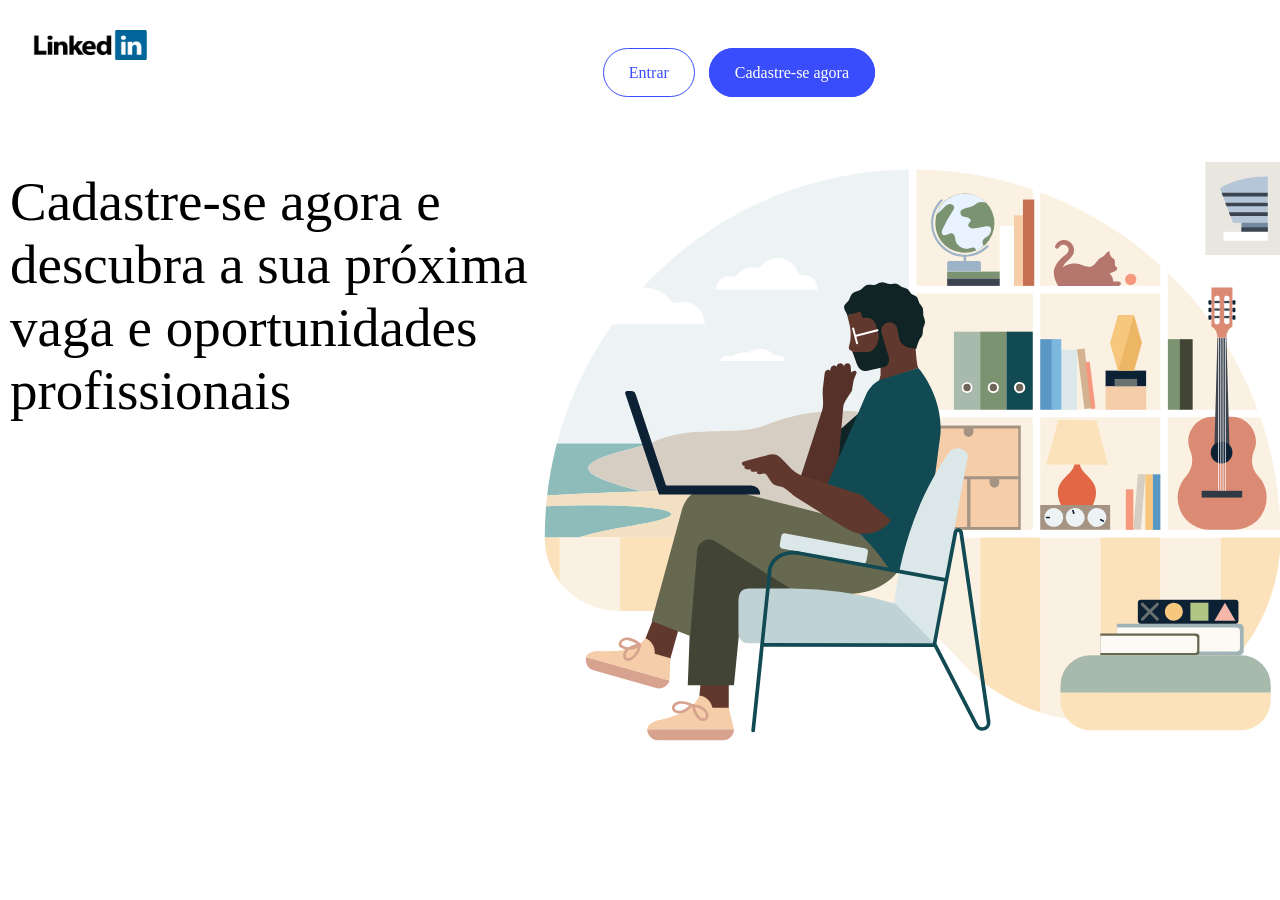
<file: index.html>
<!DOCTYPE html>
<html lang="pt-br">
<head>
    <meta charset="UTF-8">
    <meta name="viewport" content="width=device-width, initial-scale=1.0">
    <link rel="shortcut icon" href="img/favicon.png" type="image/x-icon">
    <link rel="stylesheet" href="css/style.css">
    <title>Linkedin - Incio</title>
</head>
<body>
    <div class="box1">
        <div class="menu">
            <a href="index.html" class="link-logo">
                <img src="img/logo.png" alt="logo" id="logo">
            </a>

            <a href="html/login.html" id="entrar">Entrar</a>
            
            <a href="html/cadastro.html" id="cadastre">Cadastre-se agora</a>
        </div>
        <div class="conteudo">
            <h1>Cadastre-se agora e <br> descubra a sua próxima <br> vaga e oportunidades <br>profissionais</h1>
            <img src="img/dxf91zhqd2z6b0bwg85ktm5s4.svg" alt="">
        </div>
    </div>
</body>
</html>
</file>
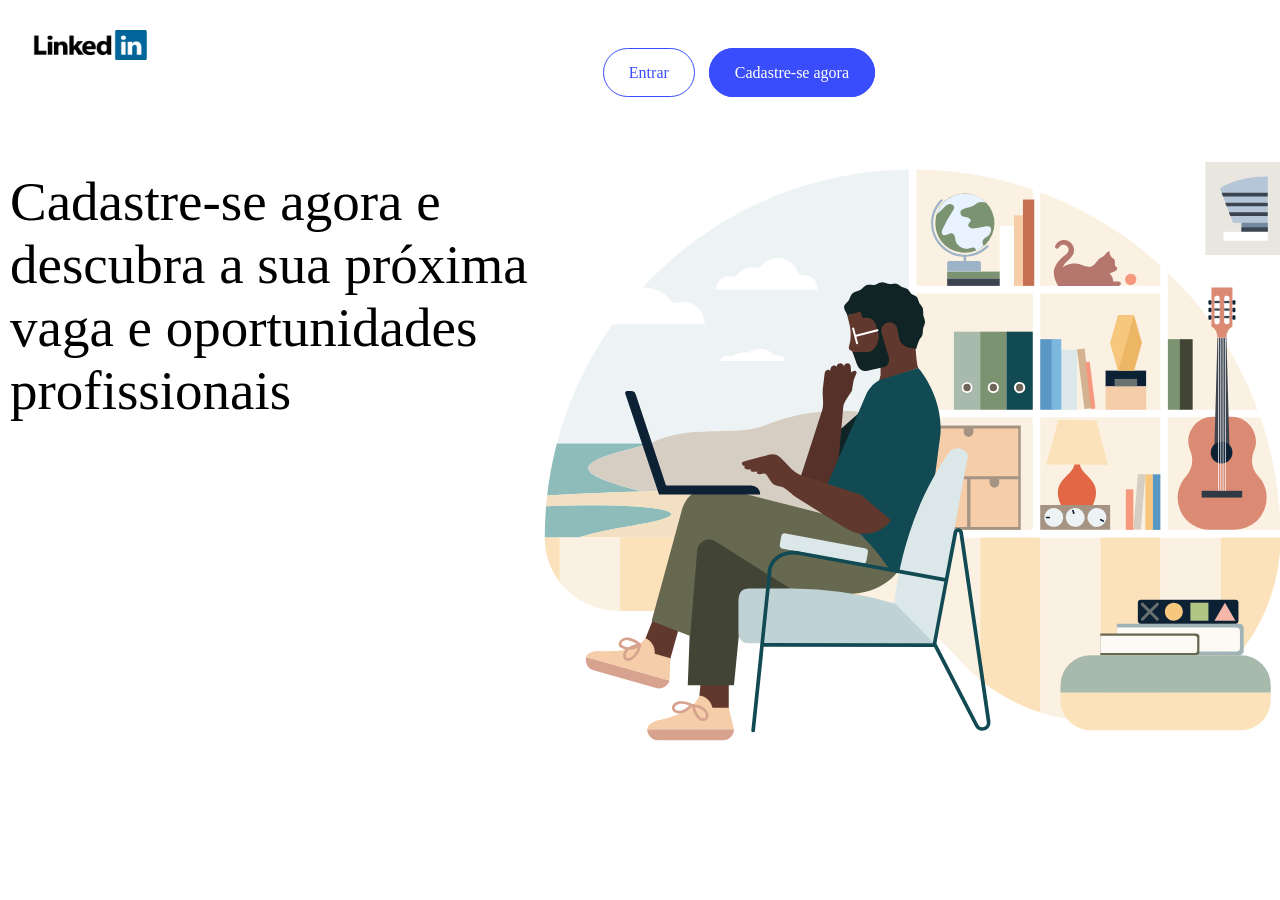
<file: html/index.html>
<!DOCTYPE html>
<html lang="pt-br">
<head>
    <meta charset="UTF-8">
    <meta name="viewport" content="width=device-width, initial-scale=1.0">
    <link rel="shortcut icon" href="../img/favicon.png" type="image/x-icon">
    <link rel="stylesheet" href="../css/style.css">
    <title>Linkedin - Incio</title>
</head>
<body>
    <div class="box1">
        <div class="menu">
            <a href="index.html" class="link-logo">
                <img src="../img/logo.png" alt="logo" id="logo">
            </a>

            <a href="login.html" id="entrar">Entrar</a>
            
            <a href="cadastro.html" id="cadastre">Cadastre-se agora</a>
        </div>
        <div class="conteudo">
            <h1>Cadastre-se agora e <br> descubra a sua próxima <br> vaga e oportunidades <br>profissionais</h1>
            <img src="../img/dxf91zhqd2z6b0bwg85ktm5s4.svg" alt="">
        </div>
    </div>
</body>
</html>
</file>
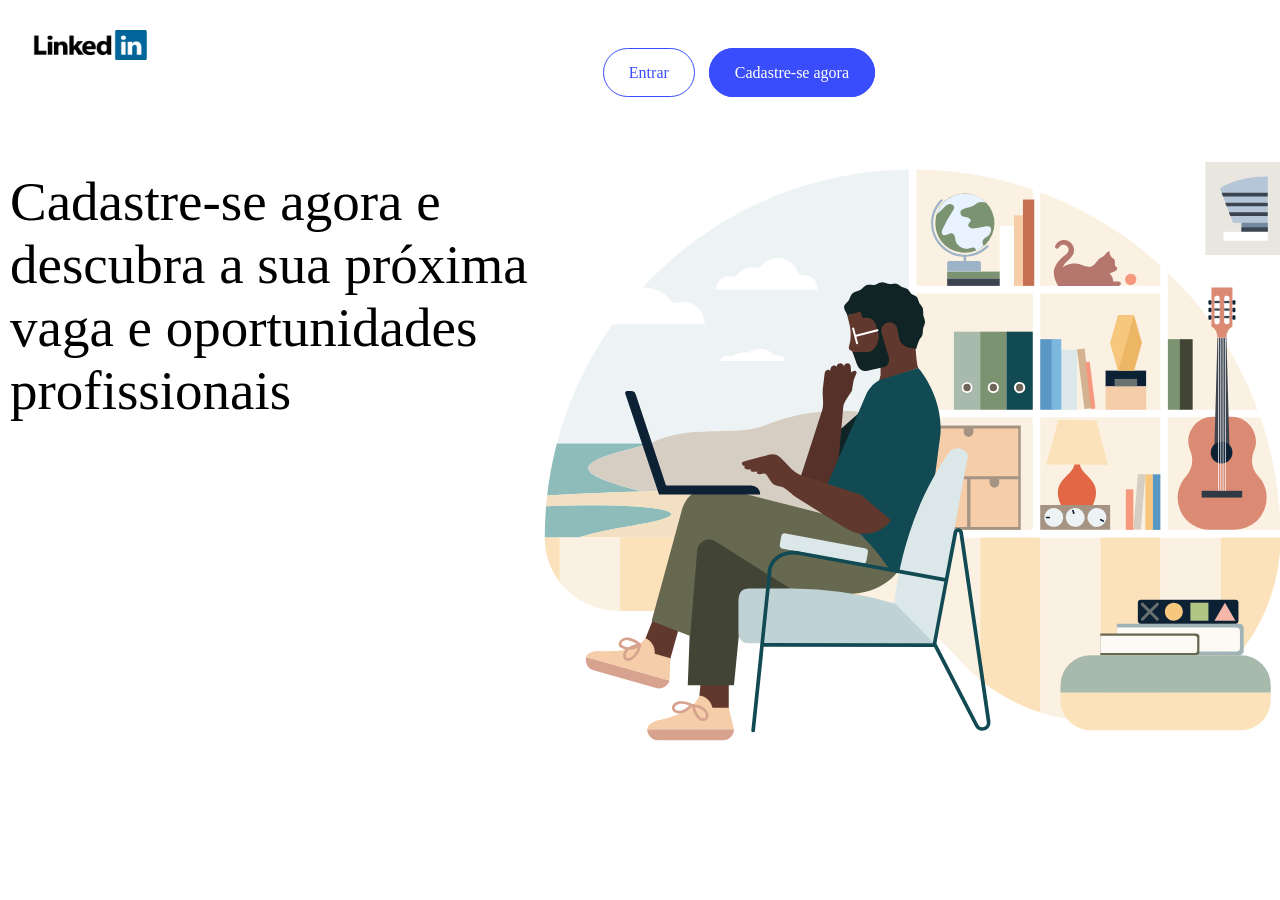
<file: INICIO/index.html>
<!DOCTYPE html>
<html lang="pt-br">
<head>
    <meta charset="UTF-8">
    <meta name="viewport" content="width=device-width, initial-scale=1.0">
    <link rel="shortcut icon" href="../INICIO/img/favicon.png" type="image/x-icon">
    <link rel="stylesheet" href="style/style.css">
    <title>Linkedin - Incio</title>
</head>
<body>
    <div class="box1">
        <div class="menu">
            <a href="index.html" class="link-logo">
                <img src="img/logo.png" alt="logo" id="logo">
            </a>

            <a href="../LOGIN/login.html" id="entrar">Entrar</a>
            
            <a href="../CADASTRO/cadastro.html" id="cadastre">Cadastre-se agora</a>
        </div>
        <div class="conteudo">
            <h1>Cadastre-se agora e <br> descubra a sua próxima <br> vaga e oportunidades <br>profissionais</h1>
            <img src="img/dxf91zhqd2z6b0bwg85ktm5s4.svg" alt="">
        </div>
    </div>
    <div class="box2">

    </div>
</body>
</html>
</file>
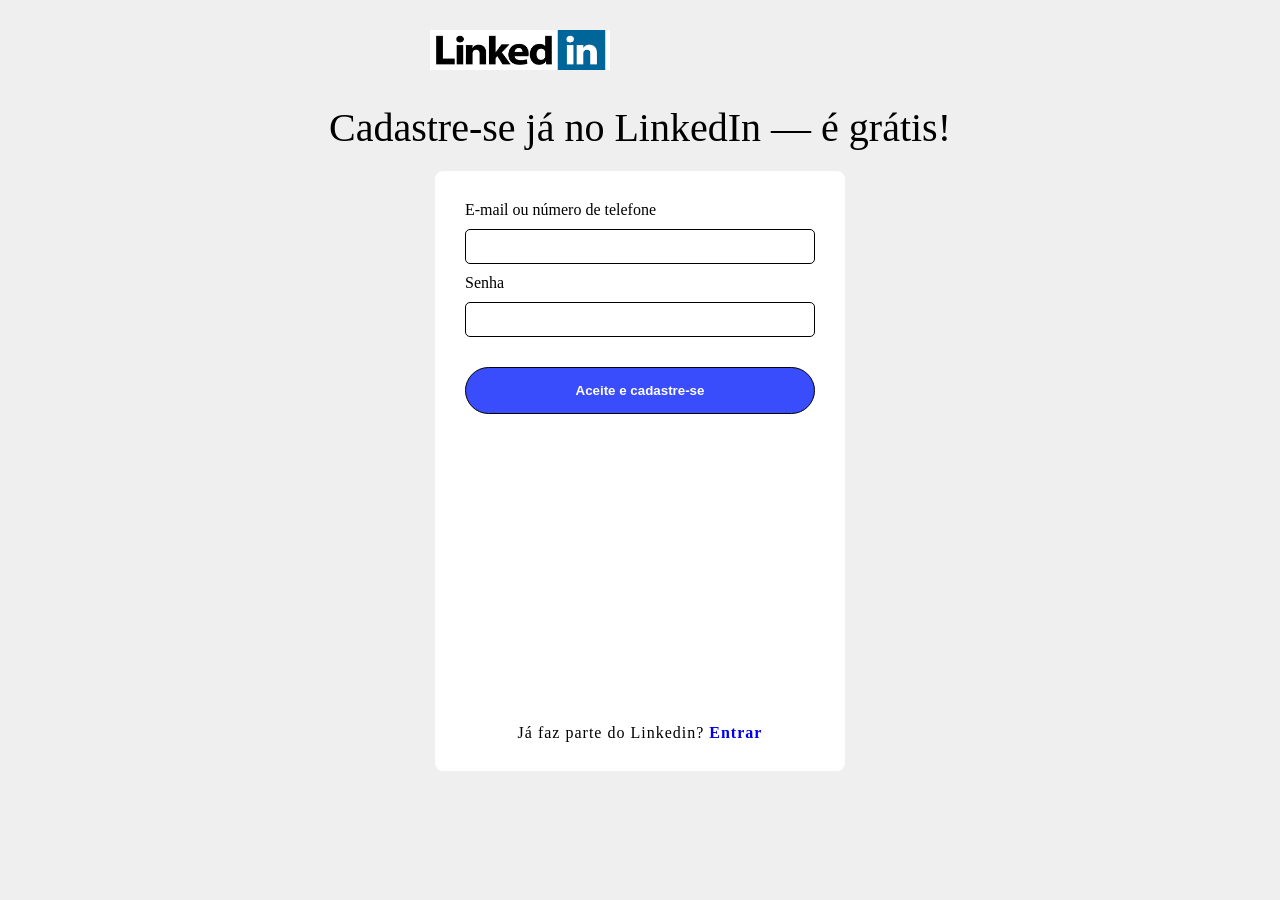
<file: CADASTRO/cadastro.html>
<!DOCTYPE html>
<html lang="pt-br">
<head>
    <meta charset="UTF-8">
    <meta name="viewport" content="width=device-width, initial-scale=1.0">
    <link rel="shortcut icon" href="../INICIO/img/favicon.png" type="image/x-icon">
    <link rel="stylesheet" href="style/cadastro.css">
    <title>Linkedin - Cadastro</title>
</head>
<body>
    <div class="area-logo">
        <a href="../INICIO/index.html">
            <img src="../INICIO/img/logo.png" alt="logo">
        </a>
    </div>
    <div class="caixa">
        <h1>Cadastre-se já no LinkedIn — é grátis!</h1>
       
        <div class="area-do-formulario">
            <form action="../INICIO/index.html" class="form1">
                <label for="">E-mail ou número de telefone</label>
                <input  type="email"id="email" name="senha" required>

                <label for="">Senha</label>
                <input type="password" id="senha" name="senha" minlength="8">

                <button type="submit">Aceite e cadastre-se</button>
            </form>
            <p>Já faz parte do Linkedin? <a href="../LOGIN/login.html">Entrar</a></p>
        </div>
    </div>

</body>
</html>
</file>
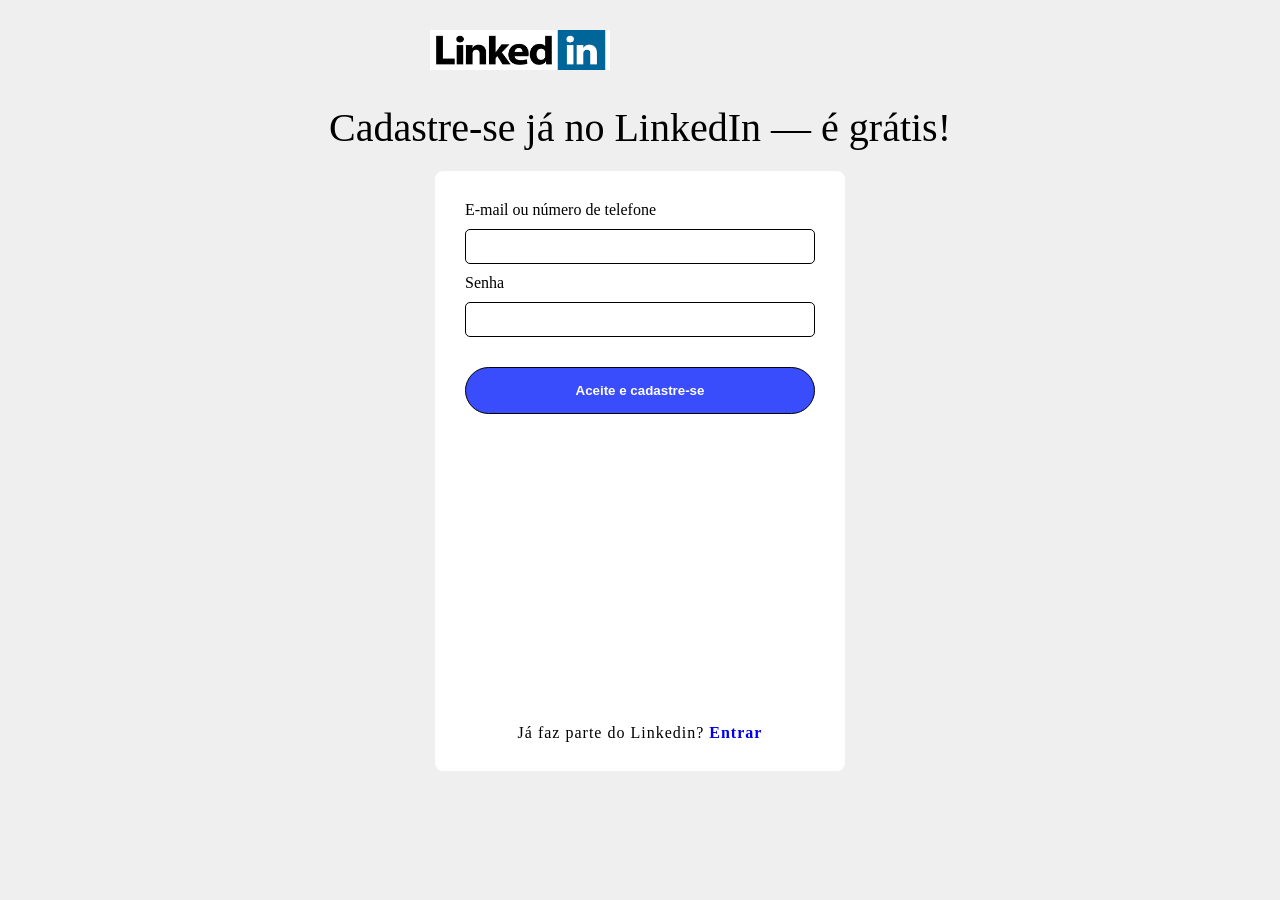
<file: html/cadastro.html>
<!DOCTYPE html>
<html lang="pt-br">
<head>
    <meta charset="UTF-8">
    <meta name="viewport" content="width=device-width, initial-scale=1.0">
    <link rel="shortcut icon" href="../img/favicon.png" type="image/x-icon">
    <link rel="stylesheet" href="../css/cadastro.css">
    <title>Linkedin - Cadastro</title>
</head>
<body>
    <div class="area-logo">
        <a href="../index.html">
            <img src="../img/logo.png" alt="logo">
        </a>
    </div>
    <div class="caixa">
        <h1>Cadastre-se já no LinkedIn — é grátis!</h1>
       
        <div class="area-do-formulario">
            <form action="../index.html" class="form1">
                <label for="">E-mail ou número de telefone</label>
                <input  type="email"id="email" name="senha" required>

                <label for="">Senha</label>
                <input type="password" id="senha" name="senha" minlength="8">

                <button type="submit">Aceite e cadastre-se</button>
            </form>
            <p>Já faz parte do Linkedin? <a href="login.html">Entrar</a></p>
        </div>
    </div>

</body>
</html>
</file>
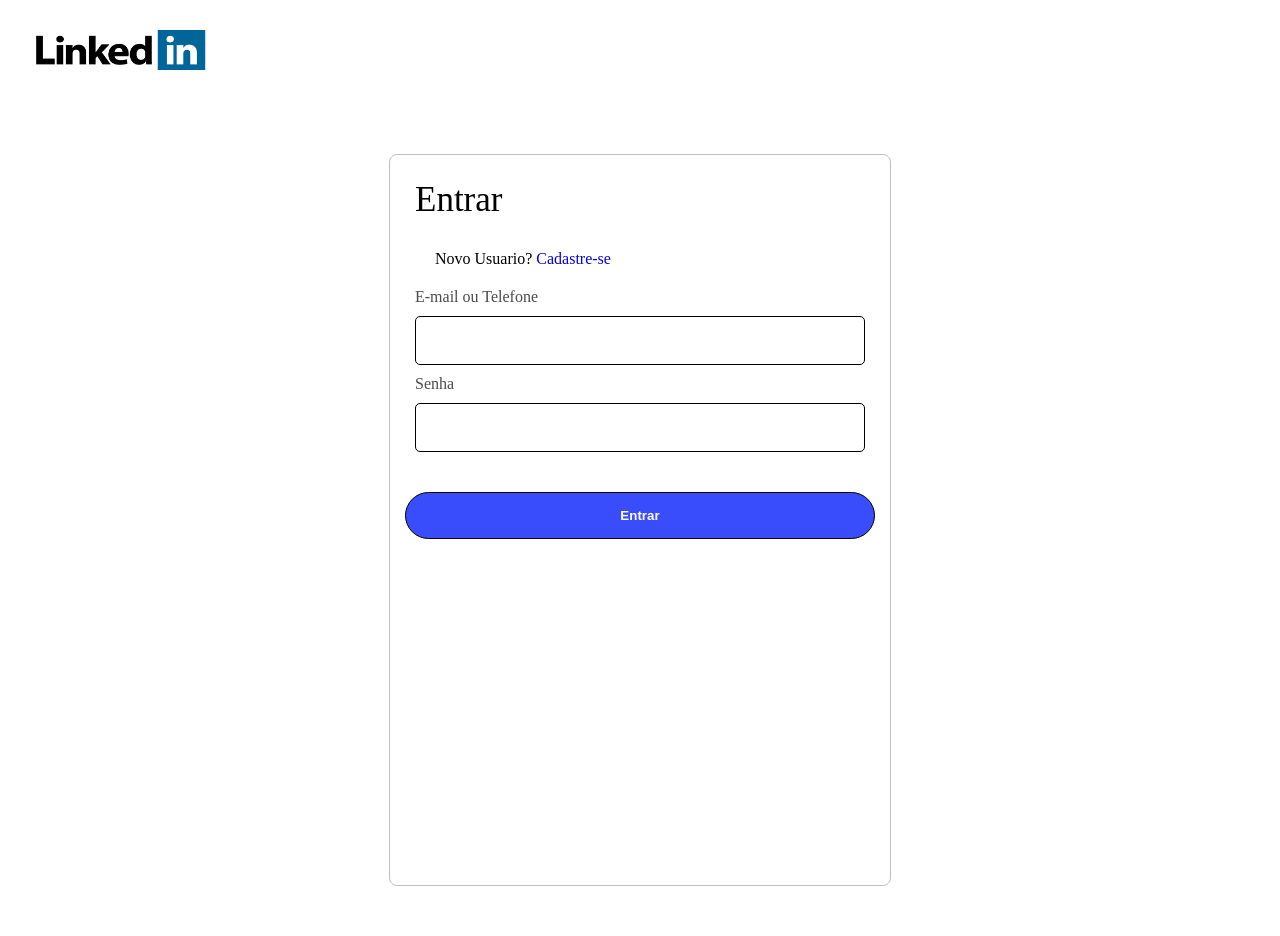
<file: html/login.html>
<!DOCTYPE html>
<html lang="pt-br">
<head>
    <meta charset="UTF-8">
    <meta name="viewport" content="width=device-width, initial-scale=1.0">
    <link rel="shortcut icon" href="../img/favicon.png" type="image/x-icon">
    <link rel="stylesheet" href="../css/login.css">
    <title>Linkedin - Login</title>
</head>
<body>
    <div class="area-logo">
        <a href="../index.html">
            <img src="../img/logo.png" alt="logo">
        </a>
    </div>
    <div class="area-do-login">
        <h1>Entrar</h1>
        <p>Novo Usuario? <a href="cadastro.html">Cadastre-se</a></p>
        <form action="../index.html" class="form1">

        <label for="E-mail">E-mail ou Telefone</label>
            <input type="email" id="email" name="senha" required>

        <label for=senha">Senha</label>
            <input type="password" id="senha" name="senha" minlength="8">

        <button type="submit">Entrar</button>
        </form>
    </div>
</body>
</html>
</file>
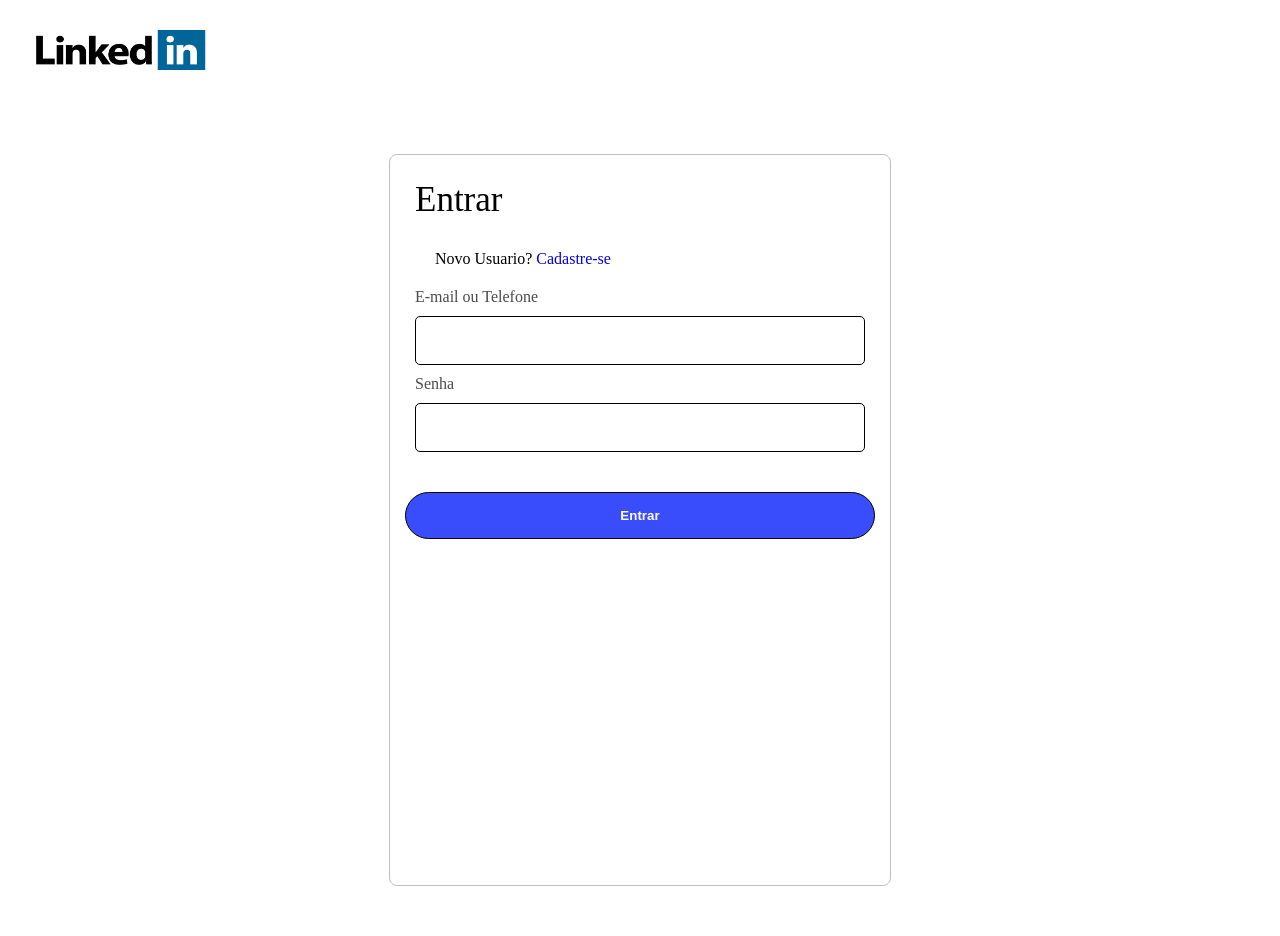
<file: LOGIN/login.html>
<!DOCTYPE html>
<html lang="pt-br">
<head>
    <meta charset="UTF-8">
    <meta name="viewport" content="width=device-width, initial-scale=1.0">
    <link rel="shortcut icon" href="../INICIO/img/favicon.png" type="image/x-icon">
    <link rel="stylesheet" href="style/login.css">
    <title>Linkedin - Login</title>
</head>
<body>
    <div class="area-logo">
        <a href="../INICIO/index.html">
            <img src="../INICIO/img/logo.png" alt="logo">
        </a>
    </div>
    <div class="area-do-login">
        <h1>Entrar</h1>
        <p>Novo Usuario? <a href="../CADASTRO/cadastro.html">Cadastre-se</a></p>
        <form action="../INICIO/index.html" class="form1">

        <label for="E-mail">E-mail ou Telefone</label>
            <input type="email" id="email" name="senha" required>

        <label for=senha">Senha</label>
            <input type="password" id="senha" name="senha" minlength="8">

        <button type="submit">Entrar</button>
        </form>
    </div>
</body>
</html>
</file>
<file: css/style.css>
*{padding: 0px;margin: 0px;}

.box1 {
    .menu{
        padding: 30px;
        text-align: right;
        padding-right: 400px;
        img{
            object-fit: cover;
            text-align: left;
            padding-right: 800px;
            width: 120px;
            max-height: 30px;
        }
    }

    
    .menu > #entrar {
        text-decoration: none;
        border: 1px rgb(58, 77, 252) solid;
        border-radius: 50px;
        padding: 15px 25px;
        margin: 5px;
        font-weight: 500;
    }
    .menu > #cadastre {
        text-decoration: none;
        border: 1px rgb(58, 77, 252) solid;
        border-radius: 50px;
        padding: 15px 25px;
        margin: 5px;
        font-weight: 500;
    }

    #entrar{
        color: rgb(58, 77, 252);}
    #entrar:hover {background-color: rgba(104, 150, 177, 0.418);}
    #entrar:active{background-color: rgba(71, 101, 119, 0.418);}
    
    #cadastre{
        color: white;
        background-color: rgb(58, 77, 252);}
    #cadastre:hover {background-color: blue;}
    #cadastre:active{color: rgb(27, 6, 223);}

    .conteudo{
        
        display: flex;
        margin: 50px auto;
        width: 1400px;
        height: 600px;
    }
    .conteudo > h1 {
        font-size: 55px;
        font-weight: 200;
        padding: 8px 10px;
    }
}
</file>
<file: INICIO/style/style.css>
*{padding: 0px;margin: 0px;}

.box1 {
    .menu{
        padding: 30px;
        text-align: right;
        padding-right: 400px;
        img{
            object-fit: cover;
            text-align: left;
            padding-right: 800px;
            width: 120px;
            max-height: 30px;
        }
    }

    
    .menu > #entrar {
        text-decoration: none;
        border: 1px rgb(58, 77, 252) solid;
        border-radius: 50px;
        padding: 15px 25px;
        margin: 5px;
        font-weight: 500;
    }
    .menu > #cadastre {
        text-decoration: none;
        border: 1px rgb(58, 77, 252) solid;
        border-radius: 50px;
        padding: 15px 25px;
        margin: 5px;
        font-weight: 500;
    }

    #entrar{
        color: rgb(58, 77, 252);}
    #entrar:hover {background-color: rgba(104, 150, 177, 0.418);}
    #entrar:active{background-color: rgba(71, 101, 119, 0.418);}
    
    #cadastre{
        color: white;
        background-color: rgb(58, 77, 252);}
    #cadastre:hover {background-color: blue;}
    #cadastre:active{color: rgb(27, 6, 223);}

    .conteudo{
        
        display: flex;
        margin: 50px auto;
        width: 1400px;
        height: 600px;
    }
    .conteudo > h1 {
        font-size: 55px;
        font-weight: 200;
        padding: 8px 10px;
    }
}
</file>
<file: CADASTRO/style/cadastro.css>
*{margin: 0;padding: 0;}
body{
    background-color: rgb(240, 239, 239);
}
.area-logo > a > img {
    padding-left: 400px;
    margin: 30px;
    object-fit: cover;
    width: 180px;
    max-height: 40px;
}

.caixa {

}
.caixa > h1 {
    text-align: center;
    font-size: 40px;
    margin-bottom: -30px;
    font-weight: 100;
}
.area-do-formulario {
    background-color: white;
    border-radius: 8px;
    width: 410px;
    height: 600px;
    margin: 50px auto;
}
.area-do-formulario > p {
    padding-top: 280px;
    text-align: center;
    letter-spacing: 1px;
}
.area-do-formulario > p > a {
    text-decoration: none;
    font-weight: 700;
}

.form1 {
    padding: 30px;
    display: flex;
    gap: 10px;
    justify-content: center;
    flex-direction: column;
}
.form1 > input {
    padding: 8px;
    border: 1px rgb(0, 0, 0) solid;
    border-radius: 5px;
    font-size: 15px;
}
.form1 > input:hover {
    border: 2px rgb(0, 0, 0) solid;
}
.form1 > input:user-invalid {
     border-color: red;
}


.form1 > button {
    margin-top: 20px;
    padding: 15px;
    border: 1px rgb(0, 0, 0) solid;
    border-radius: 25px;
    background-color: rgb(58, 77, 252);
    color: white;
    font-weight: bolder;
}
.form1 > button:hover {
    background-color: rgb(15, 32, 192);
}
.form1 > button:active {
    color: rgb(86, 96, 235);
}
</file>
<file: css/cadastro.css>
*{margin: 0;padding: 0;}
body{
    background-color: rgb(240, 239, 239);
}
.area-logo > a > img {
    padding-left: 400px;
    margin: 30px;
    object-fit: cover;
    width: 180px;
    max-height: 40px;
}

.caixa {

}
.caixa > h1 {
    text-align: center;
    font-size: 40px;
    margin-bottom: -30px;
    font-weight: 100;
}
.area-do-formulario {
    background-color: white;
    border-radius: 8px;
    width: 410px;
    height: 600px;
    margin: 50px auto;
}
.area-do-formulario > p {
    padding-top: 280px;
    text-align: center;
    letter-spacing: 1px;
}
.area-do-formulario > p > a {
    text-decoration: none;
    font-weight: 700;
}

.form1 {
    padding: 30px;
    display: flex;
    gap: 10px;
    justify-content: center;
    flex-direction: column;
}
.form1 > input {
    padding: 8px;
    border: 1px rgb(0, 0, 0) solid;
    border-radius: 5px;
    font-size: 15px;
}
.form1 > input:hover {
    border: 2px rgb(0, 0, 0) solid;
}
.form1 > input:user-invalid {
     border-color: red;
}


.form1 > button {
    margin-top: 20px;
    padding: 15px;
    border: 1px rgb(0, 0, 0) solid;
    border-radius: 25px;
    background-color: rgb(58, 77, 252);
    color: white;
    font-weight: bolder;
}
.form1 > button:hover {
    background-color: rgb(15, 32, 192);
}
.form1 > button:active {
    color: rgb(86, 96, 235);
}
</file>
<file: css/login.css>
*{margin: 0;padding: 0;}
body{
    background-color: white;
}
.area-logo > a > img {
    margin: 30px;
    object-fit: cover;
    width: 180px;
    max-height: 40px;
}
        
        /* Inicio do Formulario */
.area-do-login {
    margin: 50px auto;
    padding: 15px;
    color: rgb(0, 0, 0);
    font-size: 20px;
    border: 1px silver solid;
    border-radius: 8px;
    width: 470px;
    height: 700px;
}
.area-do-login > h1 {
    padding-left: 10px;
    padding-top: 10px;
    font-weight: 500;
    font-size: 35px;
}
.area-do-login > p {
    margin: 30px;
    font-size: 16px;
}
.area-do-login > p > a {
    text-decoration: none;
    color: (58, 77, 252);
}

.form1 {
    display: flex;
    gap: 10px;
    justify-content: center;
    flex-direction: column;

    width: 100%;
    max-width: 500px;
    margin: 0 auto;
}



.form1 > input {
    padding: 15px;
    border: 1px rgb(0, 0, 0) solid;
    border-radius: 5px;
    font-size: 15px;
    margin: 10px;
}
.form1 > input:focus {
    border: 2px rgb(0, 0, 0) solid;
}
.form1 > input:hover {
    border: 2px rgb(0, 0, 0) solid;
}
.form1 > input:user-invalid {
     border-color: red;
}


.form1 > label {
    color: rgb(75, 75, 75);
    font-size: 16px;
    margin: -10px 10px;
}



.form1 > button {
    margin-top: 20px;
    padding: 15px;
    border: 1px rgb(0, 0, 0) solid;
    border-radius: 25px;
    background-color: rgb(58, 77, 252);
    color: white;
    font-weight: bolder;
}
.form1 > button:hover {
    background-color: rgb(15, 32, 192);
}
.form1 > button:active {
    color: rgb(86, 96, 235);
}
</file>
<file: LOGIN/style/login.css>
*{margin: 0;padding: 0;}
body{
    background-color: white;
}
.area-logo > a > img {
    margin: 30px;
    object-fit: cover;
    width: 180px;
    max-height: 40px;
}
        
        /* Inicio do Formulario */
.area-do-login {
    margin: 50px auto;
    padding: 15px;
    color: rgb(0, 0, 0);
    font-size: 20px;
    border: 1px silver solid;
    border-radius: 8px;
    width: 470px;
    height: 700px;
}
.area-do-login > h1 {
    padding-left: 10px;
    padding-top: 10px;
    font-weight: 500;
    font-size: 35px;
}
.area-do-login > p {
    margin: 30px;
    font-size: 16px;
}
.area-do-login > p > a {
    text-decoration: none;
    color: (58, 77, 252);
}

.form1 {
    display: flex;
    gap: 10px;
    justify-content: center;
    flex-direction: column;

    width: 100%;
    max-width: 500px;
    margin: 0 auto;
}



.form1 > input {
    padding: 15px;
    border: 1px rgb(0, 0, 0) solid;
    border-radius: 5px;
    font-size: 15px;
    margin: 10px;
}
.form1 > input:focus {
    border: 2px rgb(0, 0, 0) solid;
}
.form1 > input:hover {
    border: 2px rgb(0, 0, 0) solid;
}
.form1 > input:user-invalid {
     border-color: red;
}


.form1 > label {
    color: rgb(75, 75, 75);
    font-size: 16px;
    margin: -10px 10px;
}



.form1 > button {
    margin-top: 20px;
    padding: 15px;
    border: 1px rgb(0, 0, 0) solid;
    border-radius: 25px;
    background-color: rgb(58, 77, 252);
    color: white;
    font-weight: bolder;
}
.form1 > button:hover {
    background-color: rgb(15, 32, 192);
}
.form1 > button:active {
    color: rgb(86, 96, 235);
}
</file>
